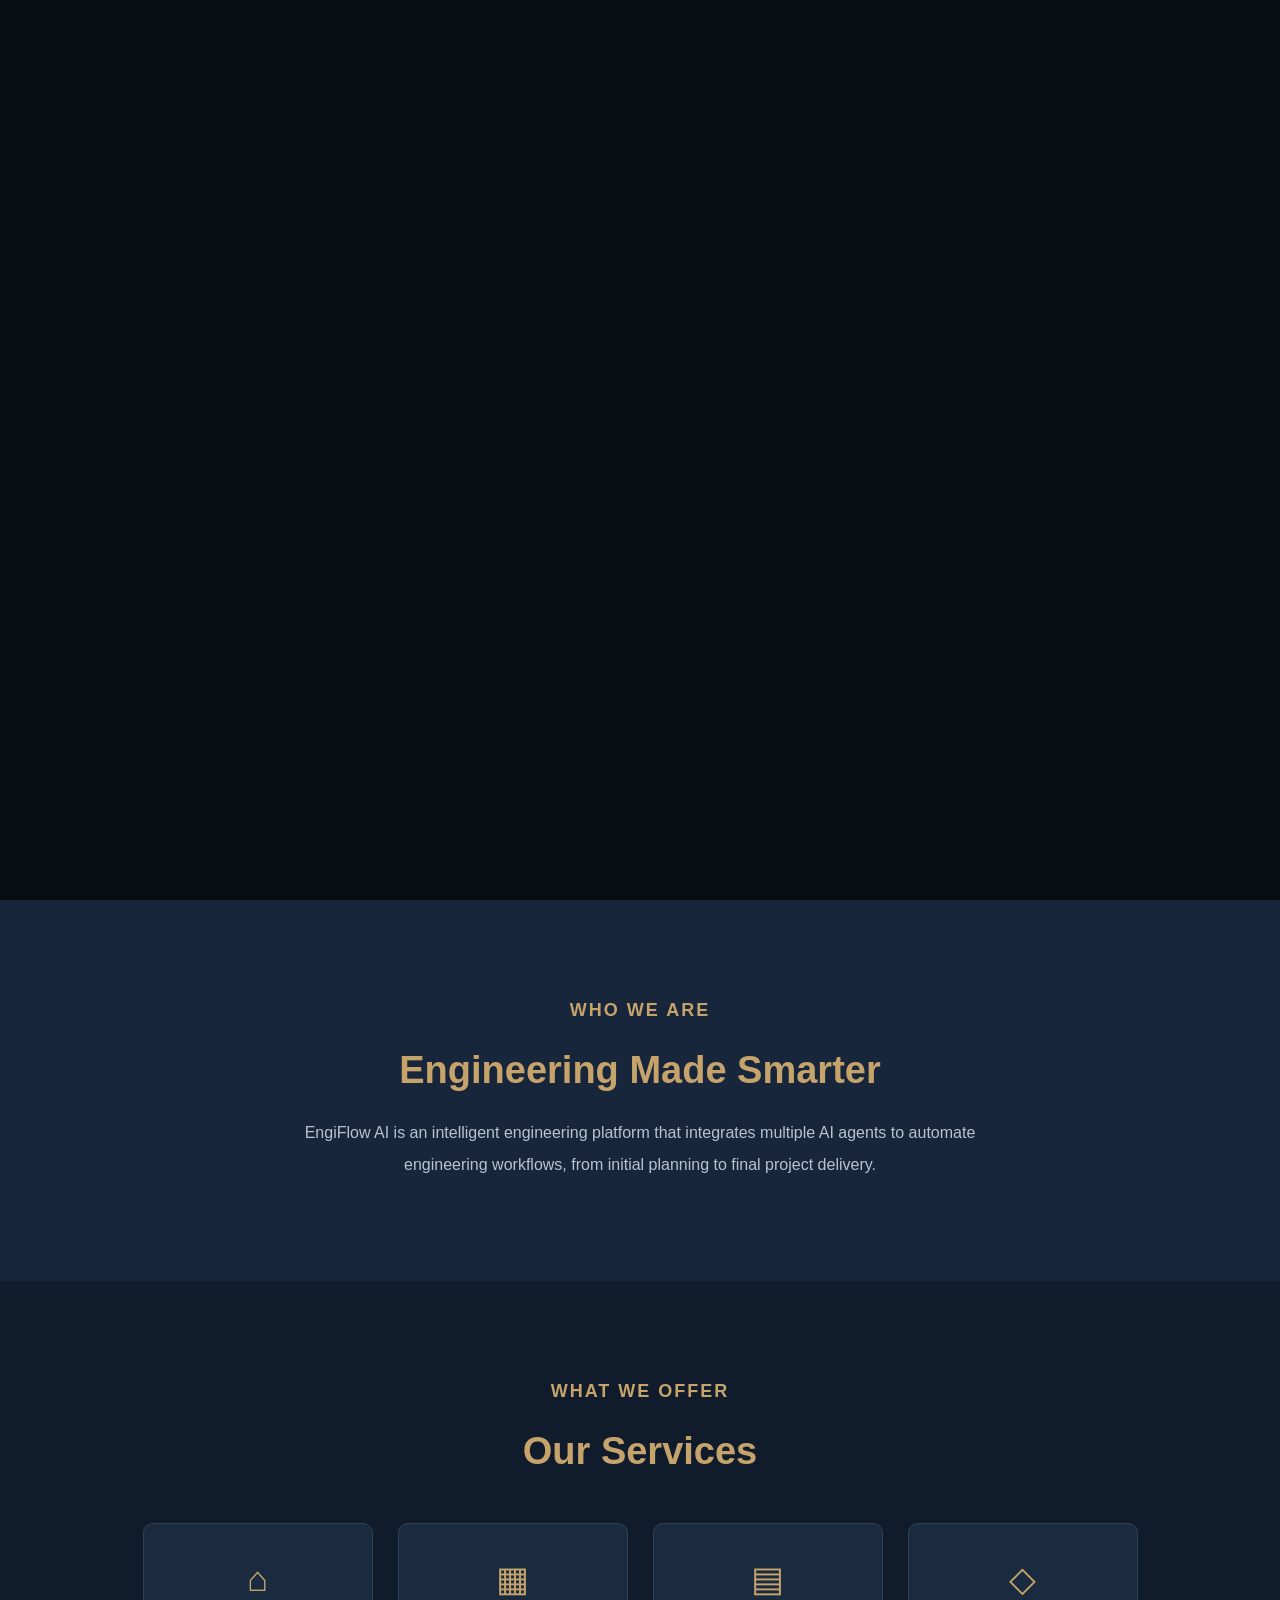
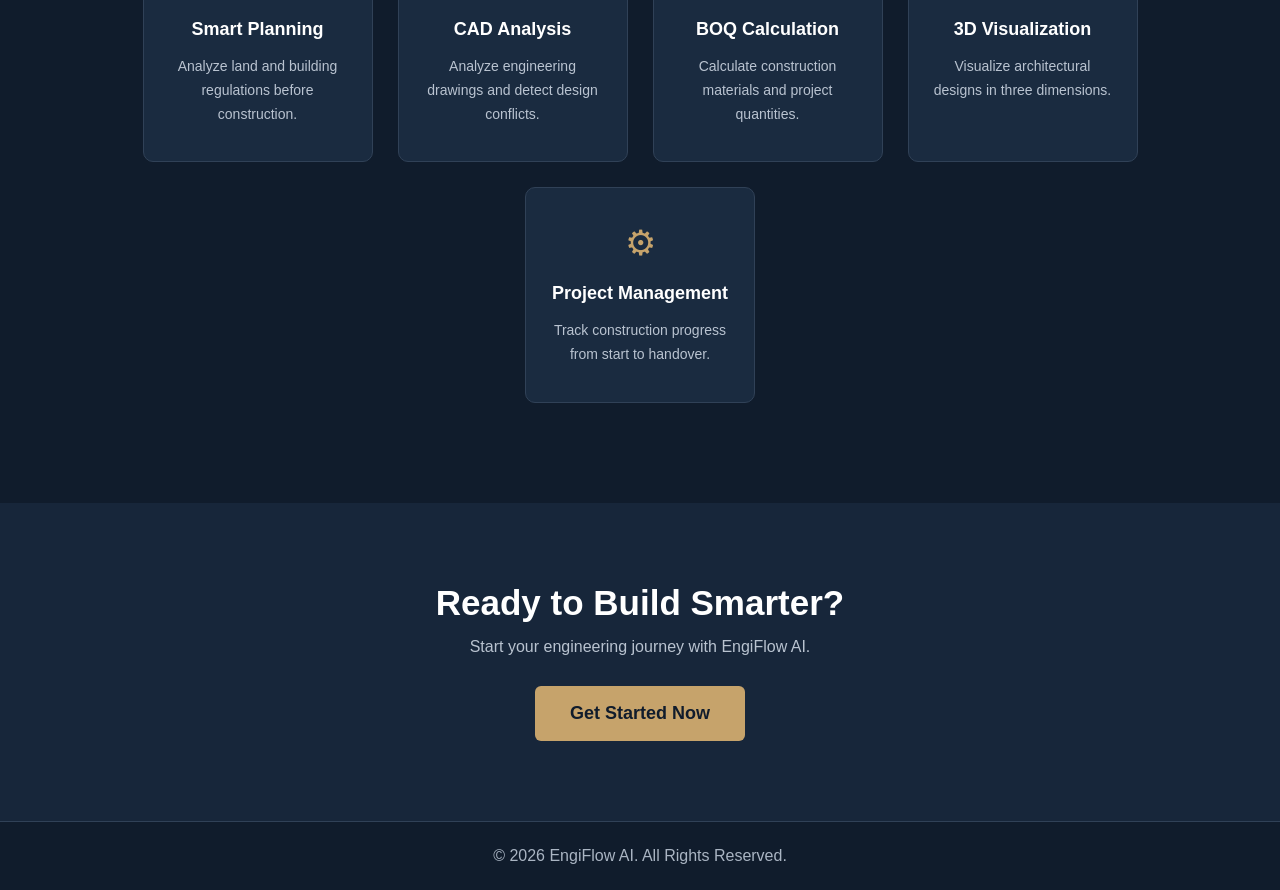
<file: index.html>
<!DOCTYPE html>
<html lang="en" dir="ltr">

<head>
    <meta charset="UTF-8">
    <meta name="viewport" content="width=device-width, initial-scale=1.0">

    <title>EngiFlow AI | Smart Engineering</title>

    <link rel="stylesheet" href="style.css">
</head>

<body>

    <!-- Intro Video -->
    <div class="intro" id="intro">
        <video id="introVideo" autoplay muted playsinline>
            <source src="WhatsApp Video 2026-10-31 at 5.20.14 PM.mp4" type="video/mp4">
        </video>
    </div>

    <!-- Navbar -->
    <header>
        <nav class="navbar">

            <a href="#" class="logo">
                Engi<span>Flow</span> AI
            </a>

            <ul class="nav-links">
                <li><a href="#home" data-en="Home" data-ar="الرئيسية">Home</a></li>
                <li><a href="#about" data-en="About" data-ar="من نحن">About</a></li>
                <li><a href="#services" data-en="Services" data-ar="خدماتنا">Services</a></li>
                <li><a href="#contact" data-en="Contact" data-ar="تواصل معنا">Contact</a></li>
            </ul>
         <button class="language-switch" id="langBtn" type="button">
   
    <span id="langLabel">العربية</span>
    <span class="lang-arrow">⌄</span>
</button>

            <a href="login.html" class="login-btn"
               data-en="Login" data-ar="تسجيل الدخول">Login</a>

        </nav>
    </header>

    <!-- Hero Section -->
    <section class="hero" id="home">

        <div class="hero-content">

            <p class="subtitle"
               data-en="AI POWERED ENGINEERING PLATFORM"
               data-ar="منصة هندسية مدعومة بالذكاء الاصطناعي">
                AI POWERED ENGINEERING PLATFORM
            </p>

            <h1>
                <span data-en="From Vision" data-ar="من الرؤية">From Vision</span><br>
                <span data-en="To Reality." data-ar="إلى الواقع.">To Reality.</span>
            </h1>

            <p class="description"
               data-en="Transform your engineering ideas into reality. Design, analyze, and manage your construction projects with the power of Artificial Intelligence."
               data-ar="حوّل أفكارك الهندسية إلى واقع. صمّم وحلّل وأدر مشاريعك الإنشائية باستخدام قوة الذكاء الاصطناعي.">
                Transform your engineering ideas into reality.
                Design, analyze, and manage your construction
                projects with the power of Artificial Intelligence.
            </p>

            <div class="hero-buttons">

                <a href="signup.html" class="primary-btn"
                   data-en="Get Started" data-ar="ابدأ الآن">
                    Get Started
                </a>

                <a href="#about" class="secondary-btn"
                   data-en="Explore More" data-ar="اكتشف المزيد">
                    Explore More
                </a>

            </div>
        </div>
    </section>

    <!-- About Section -->
    <section class="about" id="about">

        <p class="section-subtitle"
           data-en="WHO WE ARE" data-ar="من نحن">
            WHO WE ARE
        </p>

        <h2>
            <span data-en="Engineering Made" data-ar="هندسة أكثر">Engineering Made</span>
            <span data-en="Smarter" data-ar="ذكاءً">Smarter</span>
        </h2>

        <p
           data-en="EngiFlow AI is an intelligent engineering platform that integrates multiple AI agents to automate engineering workflows, from initial planning to final project delivery."
           data-ar="EngiFlow AI هي منصة هندسية ذكية تدمج مجموعة من وكلاء الذكاء الاصطناعي لأتمتة سير العمل الهندسي، بدءاً من التخطيط الأولي وحتى تسليم المشروع النهائي.">
            EngiFlow AI is an intelligent engineering platform
            that integrates multiple AI agents to automate
            engineering workflows, from initial planning
            to final project delivery.
        </p>

    </section>

    <!-- Services Section -->
    <section class="services" id="services">

        <p class="section-subtitle"
           data-en="WHAT WE OFFER" data-ar="ماذا نقدم">
            WHAT WE OFFER
        </p>

        <h2>
            <span data-en="Our" data-ar="خدماتنا">Our</span>
            <span data-en="Services" data-ar="">Services</span>
        </h2>

        <div class="service-container">

            <div class="service-card">
                <div class="service-icon">⌂</div>

                <h3 data-en="Smart Planning" data-ar="التخطيط الذكي">
                    Smart Planning
                </h3>

                <p data-en="Analyze land and building regulations before construction."
                   data-ar="تحليل الأراضي وأنظمة البناء قبل البدء بالإنشاء.">
                    Analyze land and building regulations before construction.
                </p>
            </div>

            <div class="service-card">
                <div class="service-icon">▦</div>

                <h3 data-en="CAD Analysis" data-ar="تحليل مخططات CAD">
                    CAD Analysis
                </h3>

                <p data-en="Analyze engineering drawings and detect design conflicts."
                   data-ar="تحليل المخططات الهندسية واكتشاف التعارضات بين التصاميم.">
                    Analyze engineering drawings and detect design conflicts.
                </p>
            </div>

            <div class="service-card">
                <div class="service-icon">▤</div>

                <h3 data-en="BOQ Calculation" data-ar="حساب جداول الكميات">
                    BOQ Calculation
                </h3>

                <p data-en="Calculate construction materials and project quantities."
                   data-ar="حساب مواد البناء وكميات المشروع بشكل تلقائي.">
                    Calculate construction materials and project quantities.
                </p>
            </div>

            <div class="service-card">
                <div class="service-icon">◇</div>

                <h3 data-en="3D Visualization" data-ar="التصور ثلاثي الأبعاد">
                    3D Visualization
                </h3>

                <p data-en="Visualize architectural designs in three dimensions."
                   data-ar="عرض التصاميم المعمارية بصورة ثلاثية الأبعاد.">
                    Visualize architectural designs in three dimensions.
                </p>
            </div>

            <div class="service-card">
                <div class="service-icon">⚙</div>

                <h3 data-en="Project Management" data-ar="إدارة المشاريع">
                    Project Management
                </h3>

                <p data-en="Track construction progress from start to handover."
                   data-ar="متابعة مراحل تنفيذ المشروع من البداية وحتى التسليم.">
                    Track construction progress from start to handover.
                </p>
            </div>

        </div>
    </section>

    <!-- Call To Action -->
    <section class="cta" id="contact">

        <h2 data-en="Ready to Build Smarter?"
            data-ar="هل أنت مستعد للبناء بطريقة أكثر ذكاءً؟">
            Ready to Build Smarter?
        </h2>

        <p data-en="Start your engineering journey with EngiFlow AI."
           data-ar="ابدأ رحلتك الهندسية مع EngiFlow AI.">
            Start your engineering journey with EngiFlow AI.
        </p>

        <a href="signup.html" class="primary-btn"
           data-en="Get Started Now" data-ar="ابدأ الآن">
            Get Started Now
        </a>

    </section>

    <!-- Footer -->
    <footer>
        <p data-en="© 2026 EngiFlow AI. All Rights Reserved."
           data-ar="© 2026 EngiFlow AI. جميع الحقوق محفوظة.">
            © 2026 EngiFlow AI. All Rights Reserved.
        </p>
    </footer>

    <!-- JavaScript -->
    <script src="script.js"></script>

</body>
</html>
</file>
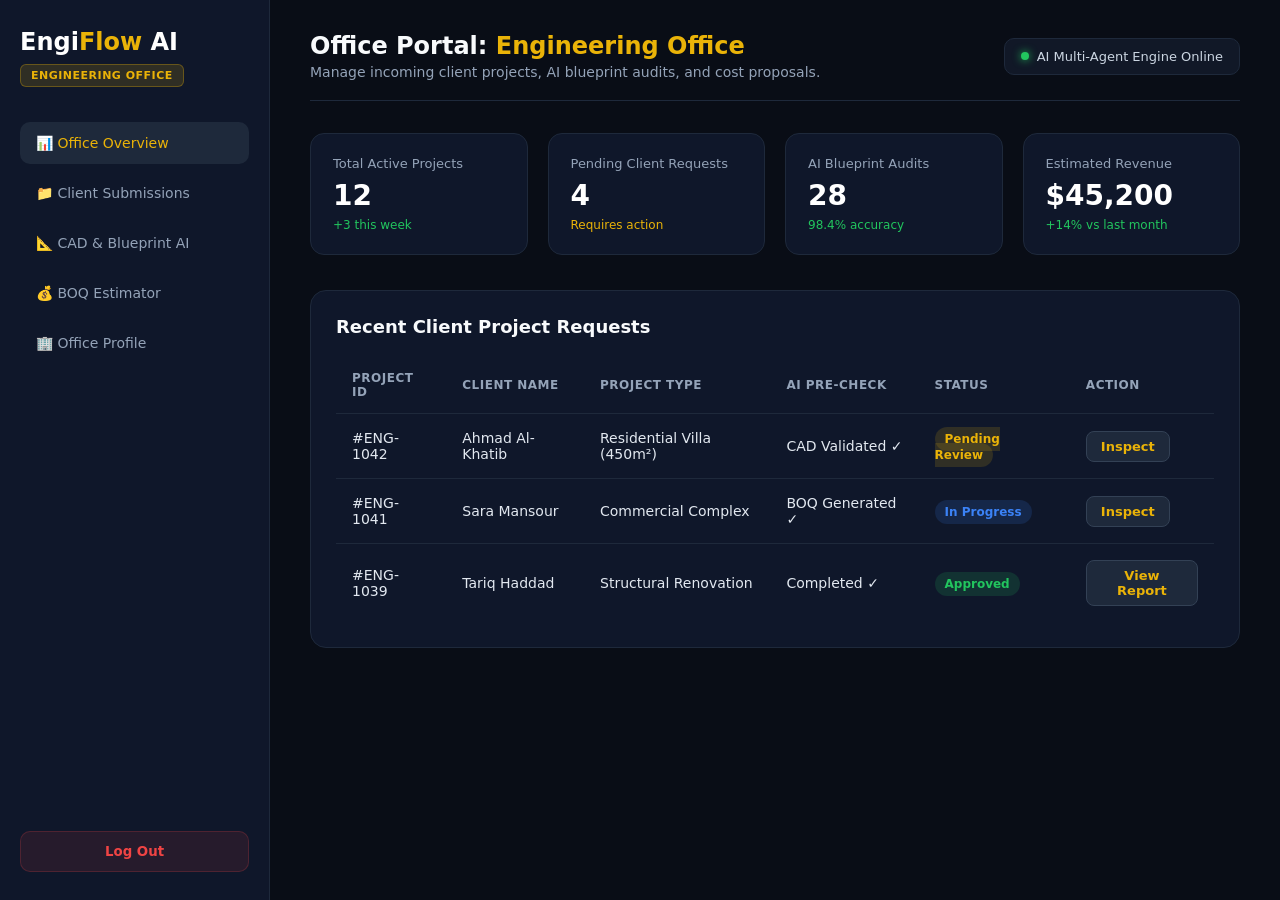
<file: engineer-dashboard.html>
<!DOCTYPE html>
<html lang="en">
<head>
    <meta charset="UTF-8">
    <meta name="viewport" content="width=device-width, initial-scale=1.0">
    <title>Engineering Office Portal | EngiFlow AI</title>
    <link rel="stylesheet" href="engineer-dashboard.css">
</head>
<body>

    <aside class="sidebar">
        <div>
            <div class="brand">
                <a href="index.html" class="logo">Engi<span>Flow</span> AI</a>
                <span class="office-badge">Engineering Office</span>
            </div>
            <ul class="nav-links">
                <li><a href="#" class="active">📊 Office Overview</a></li>
                <li><a href="#">📁 Client Submissions</a></li>
                <li><a href="#">📐 CAD & Blueprint AI</a></li>
                <li><a href="#">💰 BOQ Estimator</a></li>
                <li><a href="#">🏢 Office Profile</a></li>
            </ul>
        </div>
        <button class="logout-btn" id="logoutBtn">Log Out</button>
    </aside>

    <main class="main-content">
        <header class="top-bar">
            <div class="header-info">
                <h1>Office Portal: <span id="officeNameDisplay" style="color: #eab308;">Engineering Office</span></h1>
                <p>Manage incoming client projects, AI blueprint audits, and cost proposals.</p>
            </div>
            <div class="status-indicator">
                <span class="dot"></span>
                AI Multi-Agent Engine Online
            </div>
        </header>

        <section class="kpi-grid">
            <div class="kpi-card">
                <div class="kpi-title">Total Active Projects</div>
                <div class="kpi-value">12</div>
                <span class="kpi-trend">+3 this week</span>
            </div>
            <div class="kpi-card">
                <div class="kpi-title">Pending Client Requests</div>
                <div class="kpi-value">4</div>
                <span class="kpi-trend" style="color: #eab308;">Requires action</span>
            </div>
            <div class="kpi-card">
                <div class="kpi-title">AI Blueprint Audits</div>
                <div class="kpi-value">28</div>
                <span class="kpi-trend">98.4% accuracy</span>
            </div>
            <div class="kpi-card">
                <div class="kpi-title">Estimated Revenue</div>
                <div class="kpi-value">$45,200</div>
                <span class="kpi-trend">+14% vs last month</span>
            </div>
        </section>

        <section class="section-card">
            <div class="section-header">
                <h2>Recent Client Project Requests</h2>
            </div>
            <table>
                <thead>
                    <tr>
                        <th>Project ID</th>
                        <th>Client Name</th>
                        <th>Project Type</th>
                        <th>AI Pre-Check</th>
                        <th>Status</th>
                        <th>Action</th>
                    </tr>
                </thead>
                <tbody id="projectsTableBody">
                    <tr>
                        <td>#ENG-1042</td>
                        <td>Ahmad Al-Khatib</td>
                        <td>Residential Villa (450m²)</td>
                        <td>CAD Validated ✓</td>
                        <td><span class="badge pending">Pending Review</span></td>
                        <td><button class="action-btn" onclick="reviewProject('#ENG-1042')">Inspect</button></td>
                    </tr>
                    <tr>
                        <td>#ENG-1041</td>
                        <td>Sara Mansour</td>
                        <td>Commercial Complex</td>
                        <td>BOQ Generated ✓</td>
                        <td><span class="badge review">In Progress</span></td>
                        <td><button class="action-btn" onclick="reviewProject('#ENG-1041')">Inspect</button></td>
                    </tr>
                    <tr>
                        <td>#ENG-1039</td>
                        <td>Tariq Haddad</td>
                        <td>Structural Renovation</td>
                        <td>Completed ✓</td>
                        <td><span class="badge approved">Approved</span></td>
                        <td><button class="action-btn" onclick="reviewProject('#ENG-1039')">View Report</button></td>
                    </tr>
                </tbody>
            </table>
        </section>
    </main>

    <script src="engineer-dashboard.js"></script>
</body>
</html>
</file>
<file: style.css>
/* General Settings */

* {
    margin: 0;
    padding: 0;
    box-sizing: border-box;
    font-family: 'Segoe UI', sans-serif;
    scroll-behavior: smooth;
}

body {
    background-color: #101C2C;
    color: white;
}


/* Navbar */

header {
    background-color: #080D14;
    width: 100%;
}

.navbar {
    display: flex;
    justify-content: space-between;
    align-items: center;
    padding: 20px 3.5%;
    min-height: 98px;
}

.logo {
    font-size: 32px;
    font-weight: bold;
    color: white;
    text-decoration: none;
    white-space: nowrap;
}

.logo span {
    color: #C6A36B;
}

.nav-links {
    display: flex;
    list-style: none;
    gap: 65px;
}

.nav-links a {
    text-decoration: none;
    color: white;
    font-size: 18px;
    font-weight: 600;
    transition: 0.3s;
}

.nav-links a:hover {
    color: #C6A36B;
}

.login-btn {
    text-decoration: none;
    color: #C6A36B;
    border: 2px solid #C6A36B;
    padding: 14px 30px;
    border-radius: 6px;
    font-size: 17px;
    font-weight: bold;
    transition: 0.3s;
}

.login-btn:hover {
    background-color: #C6A36B;
    color: #101C2C;
}


/* Hero Section */

.hero {
    min-height: calc(100vh - 98px);

    display: flex;
    align-items: center;

    padding: 60px 3.5%;

    background-image:
        linear-gradient(
            90deg,
            rgba(5, 12, 21, 0.85) 0%,
            rgba(5, 12, 21, 0.55) 45%,
            rgba(5, 12, 21, 0.15) 100%
        ),
        url("Screenshot 2026-10-31 165738.png");

    background-size: cover;
    background-position: center;
    background-repeat: no-repeat;
}

.hero-content {
    max-width: 650px;
}

.subtitle,
.section-subtitle {
    color: #C6A36B;
    letter-spacing: 2px;
    font-size: 18px;
    font-weight: bold;
    margin-bottom: 28px;
}

.hero h1 {
    font-size: 78px;
    line-height: 1.15;
    margin-bottom: 25px;
}

.hero h1 span,
.about h2 span,
.services h2 span {
    color: #C6A36B;
}

.description {
    color: #E0E2E5;
    line-height: 1.8;
    font-size: 19px;
    max-width: 550px;
    margin-bottom: 40px;
}

.hero-buttons {
    display: flex;
    gap: 25px;
}

.primary-btn,
.secondary-btn {
    display: inline-block;
    text-decoration: none;
    padding: 17px 35px;
    border-radius: 6px;
    font-size: 18px;
    font-weight: bold;
    transition: 0.3s;
}

.primary-btn {
    background-color: #C6A36B;
    color: #101C2C;
}

.primary-btn:hover {
    background-color: #E0C18D;
    transform: translateY(-3px);
}

.secondary-btn {
    border: 2px solid #C6A36B;
    color: white;
}

.secondary-btn:hover {
    background-color: #C6A36B;
    color: #101C2C;
}


/* About Section */

.about {
    text-align: center;
    padding: 100px 15%;
    background-color: #17263A;
}

.about h2,
.services h2 {
    font-size: 38px;
    margin-bottom: 25px;
}

.about p:last-child {
    color: #B9C3D0;
    line-height: 2;
    max-width: 750px;
    margin: auto;
}


/* Services Section */

.services {
    padding: 100px 8%;
    text-align: center;
}

.service-container {
    display: flex;
    flex-wrap: wrap;
    justify-content: center;
    gap: 25px;
    margin-top: 50px;
}

.service-card {
    background-color: #1A2B40;
    border: 1px solid #304157;
    padding: 35px 25px;
    width: 230px;
    border-radius: 10px;
    transition: 0.3s;
}

.service-card:hover {
    transform: translateY(-10px);
    border-color: #C6A36B;
}

.service-icon {
    font-size: 35px;
    color: #C6A36B;
    margin-bottom: 20px;
}

.service-card h3 {
    font-size: 18px;
    margin-bottom: 15px;
}

.service-card p {
    color: #B9C3D0;
    font-size: 14px;
    line-height: 1.7;
}


/* Call To Action */

.cta {
    background-color: #17263A;
    text-align: center;
    padding: 80px 20px;
}

.cta h2 {
    font-size: 35px;
    margin-bottom: 15px;
}

.cta p {
    color: #B9C3D0;
    margin-bottom: 30px;
}


/* Footer */

footer {
    text-align: center;
    padding: 25px;
    color: #AAB5C3;
    border-top: 1px solid #304157;
}


/* Responsive Design */

@media (max-width: 850px) {

    .navbar {
        flex-wrap: wrap;
        justify-content: center;
        gap: 20px;
    }

    .nav-links {
        gap: 18px;
        flex-wrap: wrap;
        justify-content: center;
    }

    .logo {
        font-size: 26px;
    }

    .hero {
        min-height: 700px;
        text-align: center;
        justify-content: center;
        padding: 50px 6%;
    }

    .hero-content {
        max-width: 100%;
    }

    .hero h1 {
        font-size: 48px;
    }

    .subtitle {
        font-size: 14px;
    }

    .description {
        font-size: 16px;
        margin-left: auto;
        margin-right: auto;
    }

    .hero-buttons {
        justify-content: center;
        flex-wrap: wrap;
    }

}


/* Intro Video */

.intro {
    position: fixed;
    top: 0;
    left: 0;

    width: 100%;
    height: 100vh;
    height: 100dvh;

    background: #080D14;

    z-index: 9999;

    display: flex;
    justify-content: center;
    align-items: center;

    overflow: hidden;

    opacity: 1;
    transition: opacity 0.8s ease;
}

.intro video {
    width: 100%;
    height: 100%;

    object-fit: cover;
    object-position: center;

    display: block;
}

.intro.hide {
    opacity: 0;
    pointer-events: none;
}

/* Language Button */

#langBtn {
    background: transparent;
    color: #C6A36B;
    border: 1px solid #C6A36B;
    padding: 9px 16px;
    border-radius: 6px;
    cursor: pointer;
    font-size: 14px;
    transition: 0.3s;
}

#langBtn:hover {
    background: #C6A36B;
    color: #101C2C;
}

/* Arabic Direction */

html[dir="rtl"] body {
    direction: rtl;
}

html[dir="rtl"] .hero-content,
html[dir="rtl"] .about,
html[dir="rtl"] .services,
html[dir="rtl"] .cta {
    text-align: right;
}

html[dir="rtl"] .hero-buttons {
    flex-direction: row-reverse;
}

html[dir="rtl"] .nav-links {
    direction: rtl;
}
.spinner {
    display: inline-block;
    width: 16px;
    height: 16px;
    border: 2px solid #ffffff;
    border-top: 2px solid transparent;
    border-radius: 50%;
    animation: spin 0.8s linear infinite;
    margin-right: 8px;
    vertical-align: middle;
}
@keyframes spin {
    0% { transform: rotate(0deg); }
    100% { transform: rotate(360deg); }
}
</file>
<file: engineer-dashboard.css>
* {
    margin: 0;
    padding: 0;
    box-sizing: border-box;
    font-family: 'Segoe UI', system-ui, -apple-system, sans-serif;
}

body {
    background-color: #090d16;
    color: #f8fafc;
    display: flex;
    min-height: 100vh;
}

/* Sidebar */
.sidebar {
    width: 270px;
    background-color: #0f172a;
    border-right: 1px solid #1e293b;
    padding: 28px 20px;
    display: flex;
    flex-direction: column;
    justify-content: space-between;
}

.brand {
    margin-bottom: 35px;
}

.logo {
    font-size: 24px;
    font-weight: 800;
    color: #fff;
    text-decoration: none;
    display: block;
}

.logo span {
    color: #eab308;
}

.office-badge {
    display: inline-block;
    margin-top: 8px;
    padding: 4px 10px;
    background: rgba(234, 179, 8, 0.15);
    color: #eab308;
    border: 1px solid rgba(234, 179, 8, 0.3);
    border-radius: 6px;
    font-size: 11px;
    font-weight: 700;
    letter-spacing: 0.5px;
    text-transform: uppercase;
}

.nav-links {
    list-style: none;
    display: flex;
    flex-direction: column;
    gap: 8px;
}

.nav-links a {
    text-decoration: none;
    color: #94a3b8;
    padding: 13px 16px;
    border-radius: 10px;
    display: flex;
    align-items: center;
    gap: 12px;
    font-weight: 500;
    font-size: 14px;
    transition: all 0.25s ease;
}

.nav-links a:hover, .nav-links a.active {
    background-color: #1e293b;
    color: #eab308;
}

.logout-btn {
    background-color: rgba(239, 68, 68, 0.1);
    color: #ef4444;
    border: 1px solid rgba(239, 68, 68, 0.2);
    padding: 12px;
    border-radius: 10px;
    cursor: pointer;
    font-weight: 600;
    transition: 0.3s;
    width: 100%;
}

.logout-btn:hover {
    background-color: #ef4444;
    color: #fff;
}

/* Main Content */
.main-content {
    flex: 1;
    padding: 32px 40px;
    overflow-y: auto;
}

.top-bar {
    display: flex;
    justify-content: space-between;
    align-items: center;
    margin-bottom: 32px;
    padding-bottom: 20px;
    border-bottom: 1px solid #1e293b;
}

.header-info h1 {
    font-size: 24px;
    margin-bottom: 4px;
}

.header-info p {
    color: #94a3b8;
    font-size: 14px;
}

.status-indicator {
    display: flex;
    align-items: center;
    gap: 8px;
    background: #111827;
    padding: 10px 16px;
    border-radius: 10px;
    border: 1px solid #1e293b;
    font-size: 13px;
    color: #cbd5e1;
}

.dot {
    width: 8px;
    height: 8px;
    background-color: #22c55e;
    border-radius: 50%;
    box-shadow: 0 0 8px #22c55e;
}

/* KPI Grid */
.kpi-grid {
    display: grid;
    grid-template-columns: repeat(auto-fit, minmax(210px, 1fr));
    gap: 20px;
    margin-bottom: 35px;
}

.kpi-card {
    background-color: #0f172a;
    border: 1px solid #1e293b;
    padding: 22px;
    border-radius: 14px;
    transition: transform 0.2s;
}

.kpi-card:hover {
    transform: translateY(-2px);
    border-color: #334155;
}

.kpi-title {
    color: #94a3b8;
    font-size: 13px;
    margin-bottom: 8px;
}

.kpi-value {
    font-size: 28px;
    font-weight: 700;
    color: #fff;
}

.kpi-trend {
    font-size: 12px;
    color: #22c55e;
    margin-top: 6px;
    display: block;
}

/* Table Section */
.section-card {
    background-color: #0f172a;
    border: 1px solid #1e293b;
    border-radius: 16px;
    padding: 25px;
}

.section-header {
    display: flex;
    justify-content: space-between;
    align-items: center;
    margin-bottom: 20px;
}

.section-header h2 {
    font-size: 18px;
}

table {
    width: 100%;
    border-collapse: collapse;
    text-align: left;
}

th {
    color: #94a3b8;
    font-size: 12px;
    text-transform: uppercase;
    letter-spacing: 0.5px;
    padding: 14px 16px;
    border-bottom: 1px solid #1e293b;
}

td {
    padding: 16px;
    border-bottom: 1px solid #1e293b;
    font-size: 14px;
    color: #e2e8f0;
}

tr:last-child td {
    border-bottom: none;
}

.badge {
    padding: 5px 10px;
    border-radius: 20px;
    font-size: 12px;
    font-weight: 600;
}

.badge.pending {
    background: rgba(234, 179, 8, 0.15);
    color: #eab308;
}

.badge.review {
    background: rgba(59, 130, 246, 0.15);
    color: #3b82f6;
}

.badge.approved {
    background: rgba(34, 197, 94, 0.15);
    color: #22c55e;
}

.action-btn {
    background-color: #1e293b;
    color: #eab308;
    border: 1px solid #334155;
    padding: 7px 14px;
    border-radius: 8px;
    font-size: 13px;
    cursor: pointer;
    font-weight: 600;
    transition: 0.2s;
}

.action-btn:hover {
    background-color: #eab308;
    color: #090d16;
}
</file>
